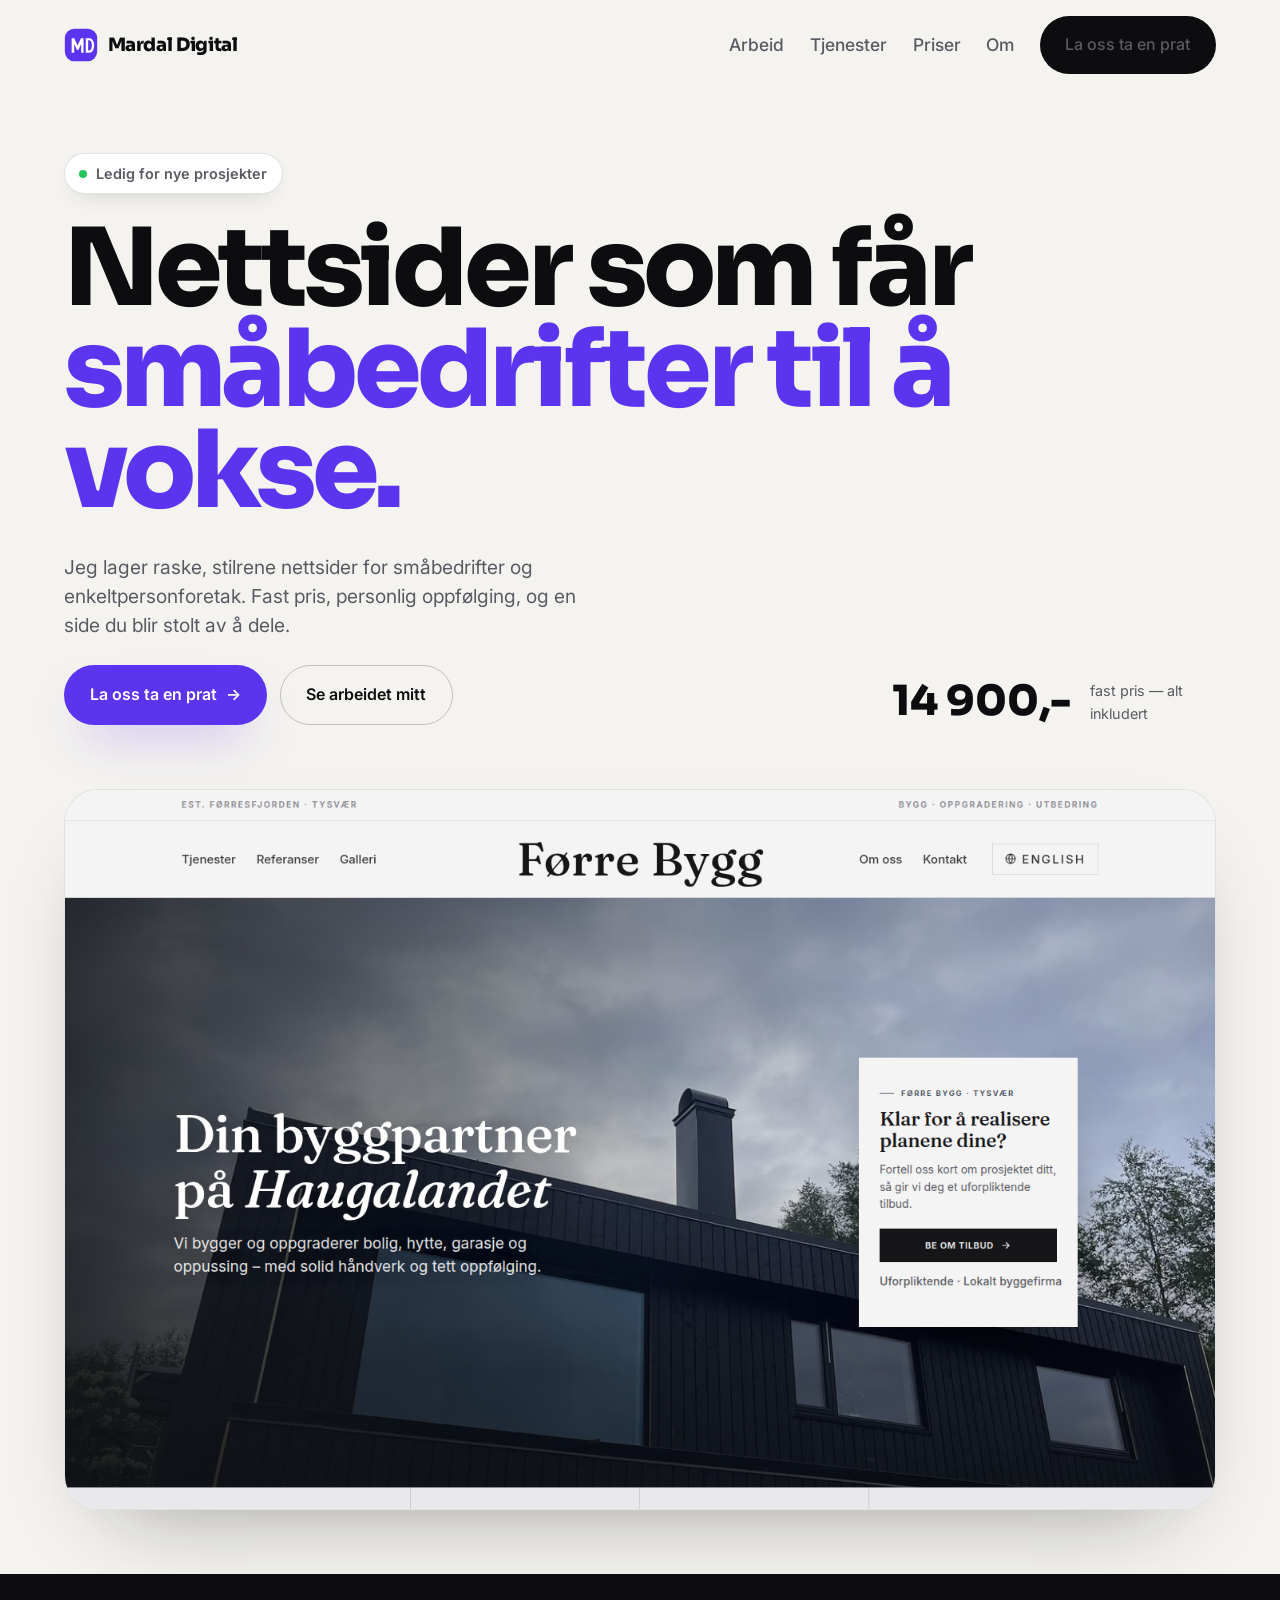
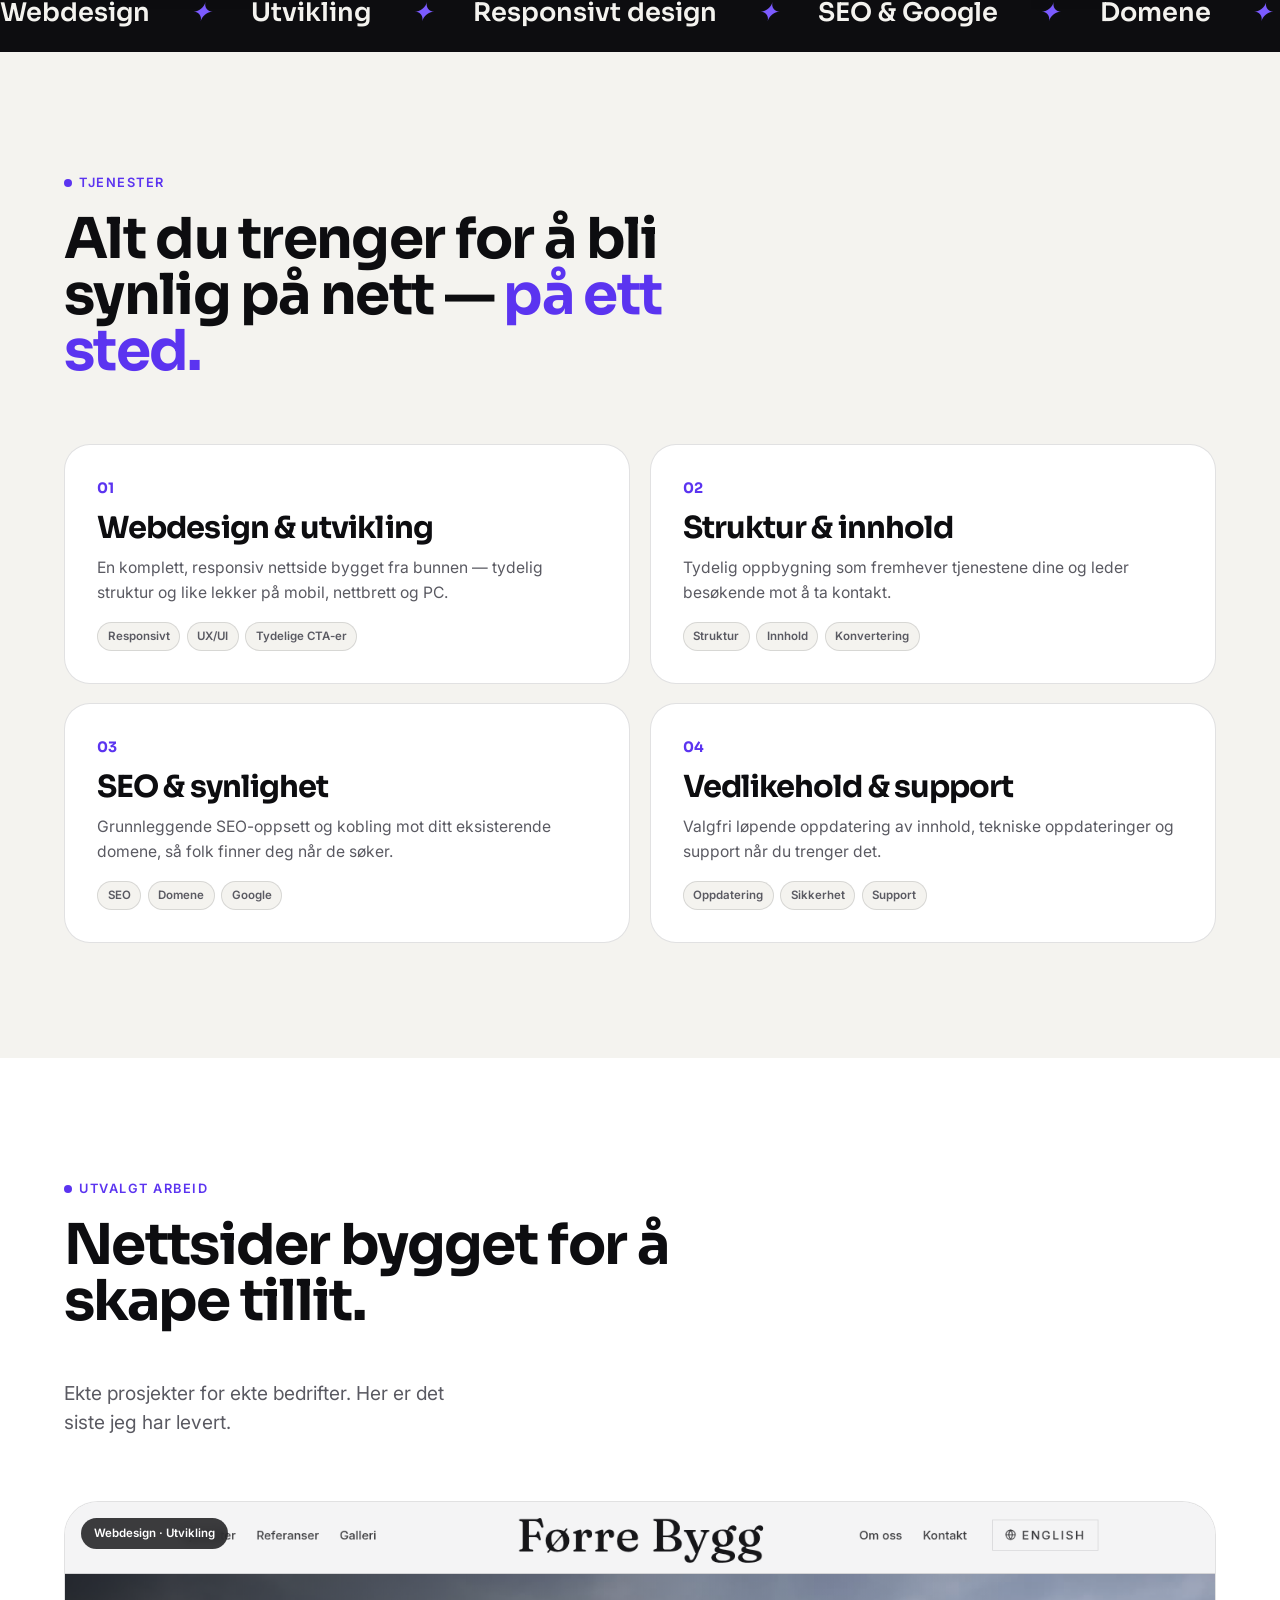
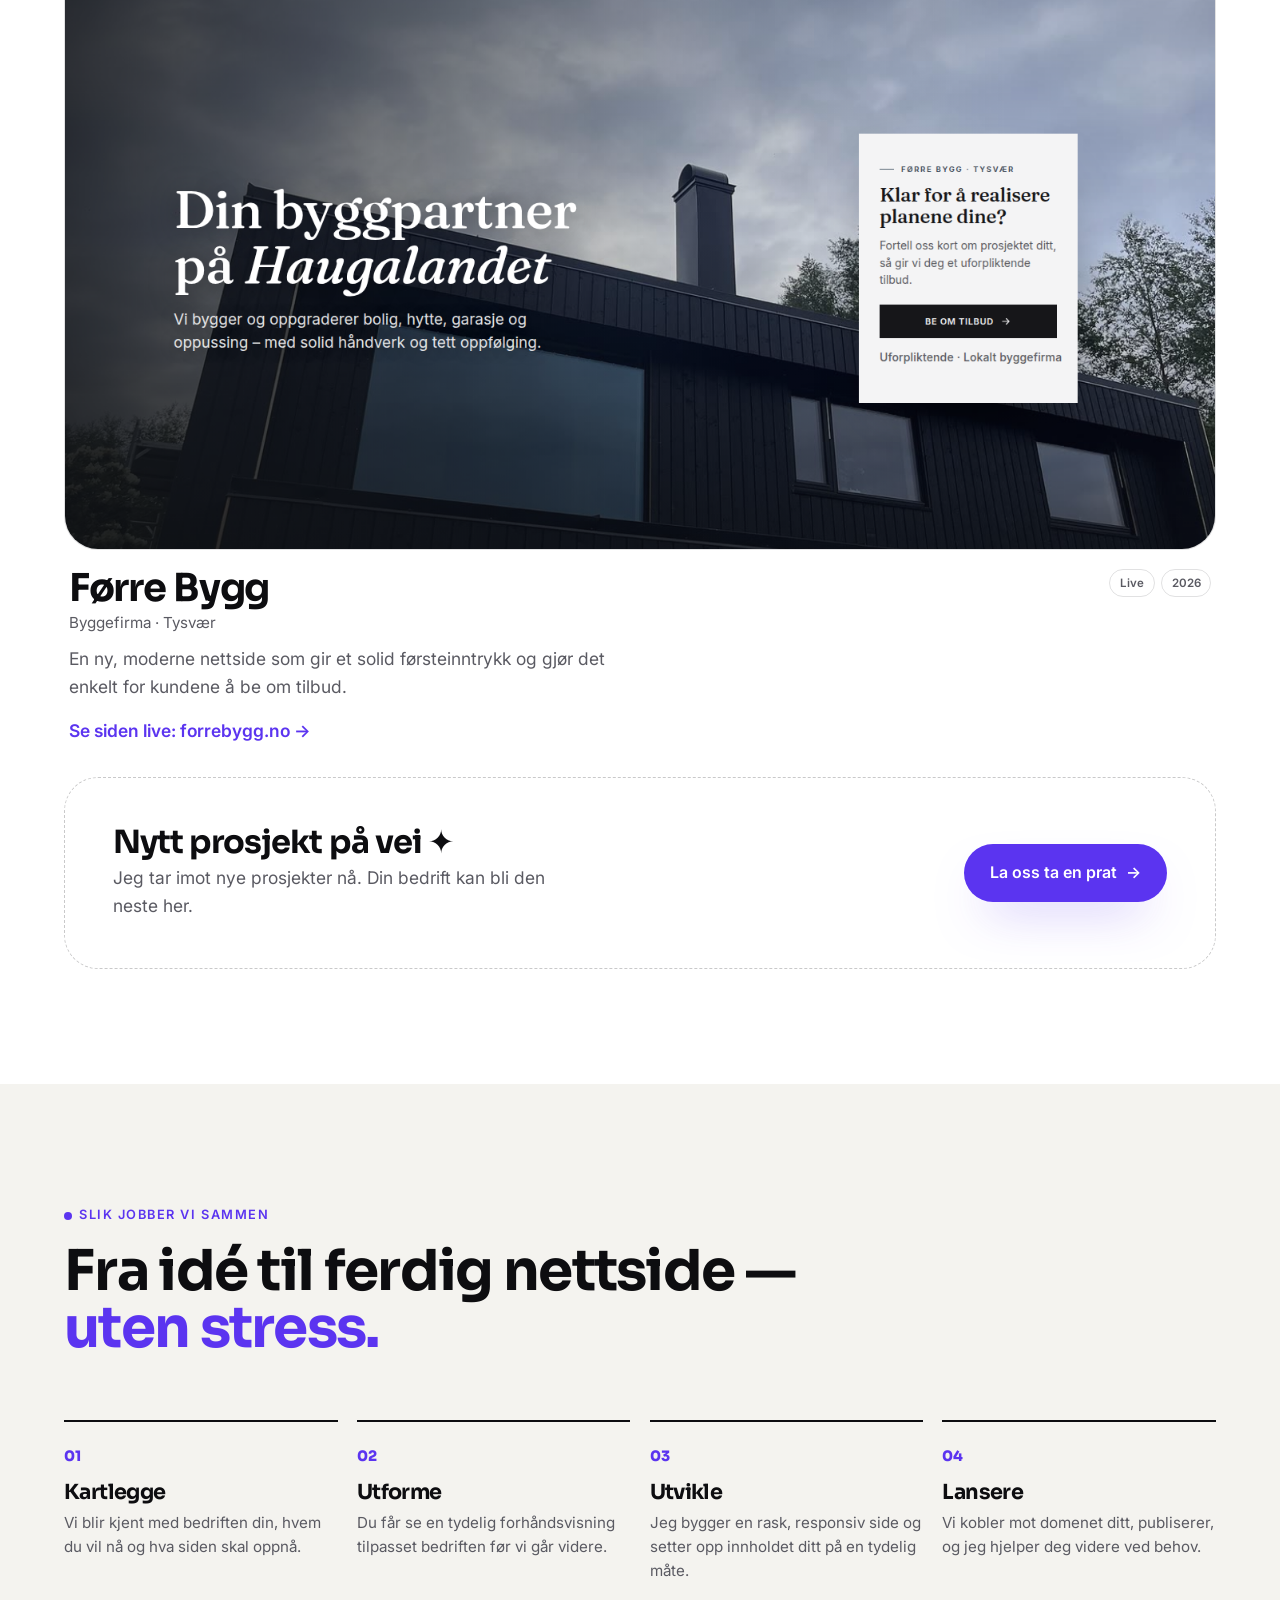
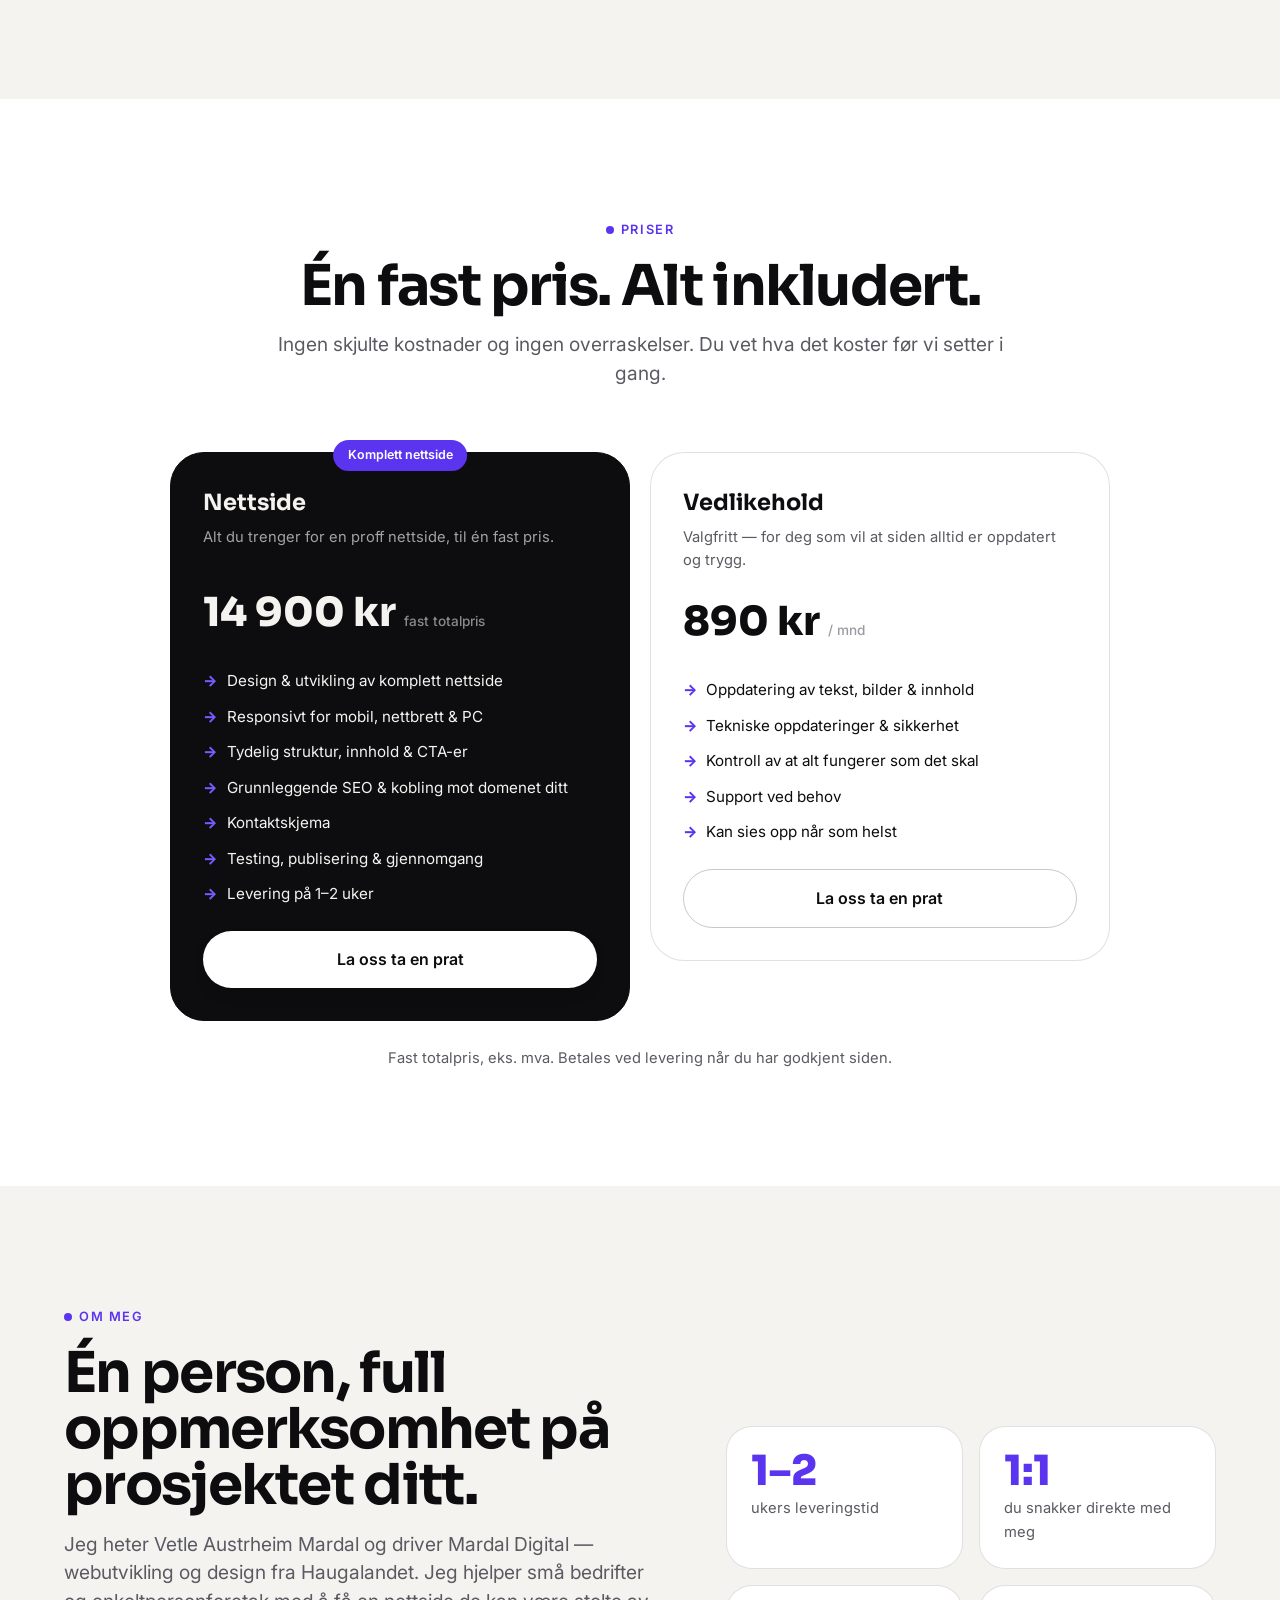
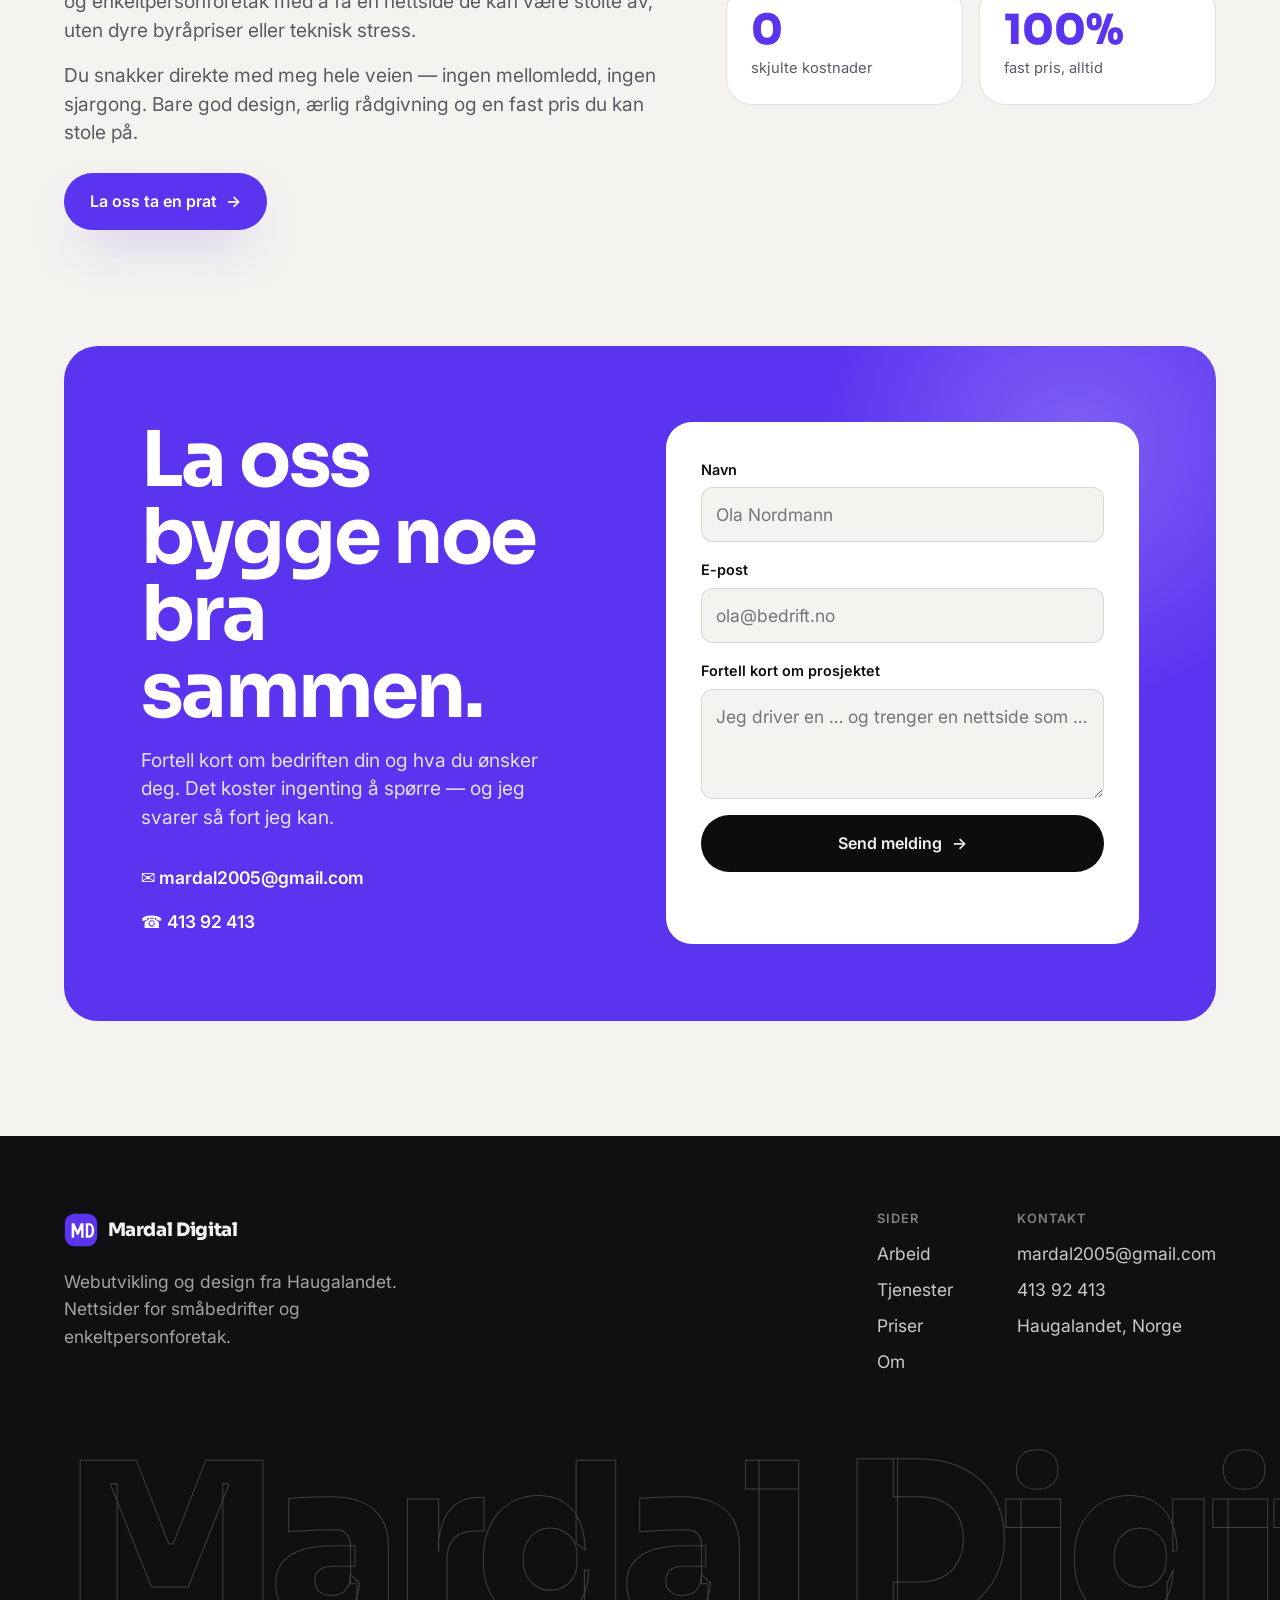
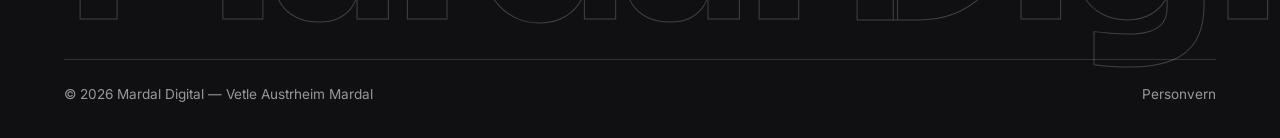
<file: index.html>
<!DOCTYPE html>
<html lang="nb">
<head>
  <meta charset="UTF-8">
  <meta name="viewport" content="width=device-width, initial-scale=1.0">
  <title>Mardal Digital — nettsider for småbedrifter | webutvikling &amp; design</title>
  <meta name="description" content="Mardal Digital lager raske, stilrene nettsider for småbedrifter og enkeltpersonforetak. Fast pris 14 900 kr, personlig oppfølging og levering på 1–2 uker.">
  <meta name="robots" content="index, follow">
  <meta name="theme-color" content="#F4F3EF">
  <link rel="canonical" href="https://mardaldigital.no/">
  <meta property="og:type" content="website">
  <meta property="og:title" content="Mardal Digital — nettsider for småbedrifter">
  <meta property="og:description" content="Raske, stilrene nettsider til fast pris. 14 900 kr, levering på 1–2 uker.">
  <meta property="og:url" content="https://mardaldigital.no/">
  <meta property="og:image" content="https://mardaldigital.no/assets/img/og-image.svg">
  <meta name="twitter:card" content="summary_large_image">
  <link rel="icon" type="image/svg+xml" href="assets/img/favicon.svg">
  <link rel="preconnect" href="https://fonts.googleapis.com">
  <link rel="preconnect" href="https://fonts.gstatic.com" crossorigin>
  <link rel="stylesheet" href="https://fonts.googleapis.com/css2?family=Sora:wght@500;600;700;800&family=Inter:wght@400;500;600&display=swap">
  <link rel="stylesheet" href="css/styles.css?v=5">
  <script type="application/ld+json">
  {"@context":"https://schema.org","@type":"ProfessionalService","name":"Mardal Digital","description":"Webutvikling og design — nettsider for småbedrifter og enkeltpersonforetak.","founder":"Vetle Austrheim Mardal","url":"https://mardaldigital.no/","email":"mardal2005@gmail.com","telephone":"+4741392413","areaServed":"Norge","priceRange":"14 900 kr"}
  </script>
</head>
<body>
  <a class="skip-link" href="#kontakt">Hopp til kontakt</a>

  <!-- Header -->
  <header class="header" id="header">
    <a class="brand" href="#top" aria-label="Mardal Digital">
      <svg class="md" viewBox="0 0 40 40" aria-hidden="true"><rect x="1" y="1" width="38" height="38" rx="11" fill="#5B34F0"/><path d="M9 29V12h3.1l3.9 8.6L19.9 12H23v17h-2.8V18.7l-3.3 7.2h-1.6l-3.3-7.2V29H9Zm16.6 0V12h3.7c3.8 0 6.2 3.1 6.2 8.5s-2.4 8.5-6.2 8.5h-3.7Zm2.8-2.5h.9c2.2 0 3.4-2 3.4-6s-1.2-6-3.4-6h-.9v12Z" fill="#fff"/></svg>
      Mardal Digital
    </a>
    <nav class="nav" aria-label="Hovedmeny">
      <div class="nav__links">
        <a href="#arbeid">Arbeid</a>
        <a href="#tjenester">Tjenester</a>
        <a href="#priser">Priser</a>
        <a href="#om">Om</a>
      </div>
      <a class="btn btn--ink" href="#kontakt">La oss ta en prat</a>
    </nav>
    <button class="menu-btn" id="menuBtn" aria-label="Åpne meny" aria-expanded="false" aria-controls="mobileNav"><span></span><span></span><span></span></button>
  </header>
  <nav class="mobile-nav" id="mobileNav" aria-label="Meny">
    <a href="#arbeid">Arbeid</a><a href="#tjenester">Tjenester</a><a href="#priser">Priser</a><a href="#om">Om</a><a href="#kontakt">Kontakt</a>
    <a class="btn btn--violet" href="#kontakt">La oss ta en prat</a>
  </nav>

  <span id="top"></span>
  <main>

    <!-- ============ HERO ============ -->
    <section class="hero">
      <div class="wrap">
        <span class="hero__status" data-reveal><span class="dot"></span> Ledig for nye prosjekter</span>
        <h1 class="display" data-reveal style="--i:1">Nettsider som får <span class="hl">småbedrifter til å vokse.</span></h1>
        <div class="hero__row">
          <div data-reveal style="--i:2">
            <p class="lead hero__lead">Jeg lager raske, stilrene nettsider for småbedrifter og enkeltpersonforetak. Fast pris, personlig oppfølging, og en side du blir stolt av å dele.</p>
            <div class="hero__cta">
              <a class="btn btn--violet" href="#kontakt">La oss ta en prat <span class="arw">→</span></a>
              <a class="btn btn--ghost" href="#arbeid">Se arbeidet mitt</a>
            </div>
          </div>
          <div class="hero__proof" data-reveal style="--i:3">
            <div class="num">14 900,-</div>
            <div class="sub">fast pris — alt inkludert</div>
          </div>
        </div>

        <div class="hero__shot" data-reveal style="--i:2">
          <img src="assets/img/forre-bygg-desktop.png" alt="Nettsiden vi laget for Førre Bygg">
        </div>
      </div>
    </section>

    <!-- Marquee -->
    <div class="marquee" aria-hidden="true"><div class="marquee__track">
      <span>Webdesign <i class="st">✦</i> Utvikling <i class="st">✦</i> Responsivt design <i class="st">✦</i> SEO &amp; Google <i class="st">✦</i> Domene <i class="st">✦</i> Vedlikehold <i class="st">✦</i></span>
      <span>Webdesign <i class="st">✦</i> Utvikling <i class="st">✦</i> Responsivt design <i class="st">✦</i> SEO &amp; Google <i class="st">✦</i> Domene <i class="st">✦</i> Vedlikehold <i class="st">✦</i></span>
    </div></div>

    <!-- ============ TJENESTER ============ -->
    <section class="section" id="tjenester">
      <div class="wrap">
        <div class="sec-head" data-reveal>
          <span class="eyebrow">Tjenester</span>
          <h2 class="h2" style="margin-top:1rem">Alt du trenger for å bli synlig på nett — <span class="tick">på ett sted.</span></h2>
        </div>
        <div class="services">
          <div class="service" data-reveal>
            <span class="service__no">01</span>
            <h3 class="h3">Webdesign &amp; utvikling</h3>
            <p>En komplett, responsiv nettside bygget fra bunnen — tydelig struktur og like lekker på mobil, nettbrett og PC.</p>
            <div class="service__tags"><span>Responsivt</span><span>UX/UI</span><span>Tydelige CTA-er</span></div>
          </div>
          <div class="service" data-reveal style="--i:1">
            <span class="service__no">02</span>
            <h3 class="h3">Struktur &amp; innhold</h3>
            <p>Tydelig oppbygning som fremhever tjenestene dine og leder besøkende mot å ta kontakt.</p>
            <div class="service__tags"><span>Struktur</span><span>Innhold</span><span>Konvertering</span></div>
          </div>
          <div class="service" data-reveal>
            <span class="service__no">03</span>
            <h3 class="h3">SEO &amp; synlighet</h3>
            <p>Grunnleggende SEO-oppsett og kobling mot ditt eksisterende domene, så folk finner deg når de søker.</p>
            <div class="service__tags"><span>SEO</span><span>Domene</span><span>Google</span></div>
          </div>
          <div class="service" data-reveal style="--i:1">
            <span class="service__no">04</span>
            <h3 class="h3">Vedlikehold &amp; support</h3>
            <p>Valgfri løpende oppdatering av innhold, tekniske oppdateringer og support når du trenger det.</p>
            <div class="service__tags"><span>Oppdatering</span><span>Sikkerhet</span><span>Support</span></div>
          </div>
        </div>
      </div>
    </section>

    <!-- ============ ARBEID ============ -->
    <section class="section" id="arbeid" style="background:#fff">
      <div class="wrap">
        <div class="sec-head between" data-reveal>
          <div>
            <span class="eyebrow">Utvalgt arbeid</span>
            <h2 class="h2" style="margin-top:1rem;max-width:18ch">Nettsider bygget for å skape tillit.</h2>
          </div>
          <p class="lead" style="max-width:34ch">Ekte prosjekter for ekte bedrifter. Her er det siste jeg har levert.</p>
        </div>
        <div class="work">
          <article class="case case--feature" data-reveal>
            <div class="case__media">
              <span class="case__pill">Webdesign · Utvikling</span>
              <img src="assets/img/forre-bygg-desktop.png" alt="Nettside for Førre Bygg">
            </div>
            <div class="case__info">
              <div>
                <h3 class="h3">Førre Bygg</h3>
                <div class="meta">Byggefirma · Tysvær</div>
                <p class="case__desc">En ny, moderne nettside som gir et solid førsteinntrykk og gjør det enkelt for kundene å be om tilbud.</p>
                <a class="txtlink" style="color:var(--violet);margin-top:1rem" href="https://forrebygg.no" target="_blank" rel="noopener">Se siden live: forrebygg.no →</a>
              </div>
              <div class="case__tags"><span>Live</span><span>2026</span></div>
            </div>
          </article>

          <div class="case-next" data-reveal>
            <div>
              <h3 class="h3">Nytt prosjekt på vei ✦</h3>
              <p>Jeg tar imot nye prosjekter nå. Din bedrift kan bli den neste her.</p>
            </div>
            <a class="btn btn--violet" href="#kontakt">La oss ta en prat <span class="arw">→</span></a>
          </div>
        </div>
      </div>
    </section>

    <!-- ============ PROSESS ============ -->
    <section class="section" id="prosess">
      <div class="wrap">
        <div class="sec-head" data-reveal>
          <span class="eyebrow">Slik jobber vi sammen</span>
          <h2 class="h2" style="margin-top:1rem">Fra idé til ferdig nettside — <span class="tick">uten stress.</span></h2>
        </div>
        <div class="process">
          <div class="step" data-reveal><span class="step__no">01</span><h3>Kartlegge</h3><p>Vi blir kjent med bedriften din, hvem du vil nå og hva siden skal oppnå.</p></div>
          <div class="step" data-reveal style="--i:1"><span class="step__no">02</span><h3>Utforme</h3><p>Du får se en tydelig forhåndsvisning tilpasset bedriften før vi går videre.</p></div>
          <div class="step" data-reveal style="--i:2"><span class="step__no">03</span><h3>Utvikle</h3><p>Jeg bygger en rask, responsiv side og setter opp innholdet ditt på en tydelig måte.</p></div>
          <div class="step" data-reveal style="--i:3"><span class="step__no">04</span><h3>Lansere</h3><p>Vi kobler mot domenet ditt, publiserer, og jeg hjelper deg videre ved behov.</p></div>
        </div>
      </div>
    </section>

    <!-- ============ PRISER ============ -->
    <section class="section" id="priser" style="background:#fff">
      <div class="wrap">
        <div class="sec-head" data-reveal style="text-align:center;margin-left:auto;margin-right:auto">
          <span class="eyebrow" style="justify-content:center">Priser</span>
          <h2 class="h2" style="margin-top:1rem">Én fast pris. Alt inkludert.</h2>
          <p class="lead" style="margin-top:1rem">Ingen skjulte kostnader og ingen overraskelser. Du vet hva det koster før vi setter i gang.</p>
        </div>
        <div class="plans">
          <div class="plan plan--feat" data-reveal>
            <div class="plan__badge">Komplett nettside</div>
            <div class="plan__name">Nettside</div>
            <p class="plan__tag">Alt du trenger for en proff nettside, til én fast pris.</p>
            <div class="plan__price">14 900 kr <small>fast totalpris</small></div>
            <ul>
              <li>Design &amp; utvikling av komplett nettside</li>
              <li>Responsivt for mobil, nettbrett &amp; PC</li>
              <li>Tydelig struktur, innhold &amp; CTA-er</li>
              <li>Grunnleggende SEO &amp; kobling mot domenet ditt</li>
              <li>Kontaktskjema</li>
              <li>Testing, publisering &amp; gjennomgang</li>
              <li>Levering på 1–2 uker</li>
            </ul>
            <a class="btn btn--light btn--block" href="#kontakt">La oss ta en prat</a>
          </div>
          <div class="plan" data-reveal style="--i:1">
            <div class="plan__name">Vedlikehold</div>
            <p class="plan__tag">Valgfritt — for deg som vil at siden alltid er oppdatert og trygg.</p>
            <div class="plan__price">890 kr <small>/ mnd</small></div>
            <ul>
              <li>Oppdatering av tekst, bilder &amp; innhold</li>
              <li>Tekniske oppdateringer &amp; sikkerhet</li>
              <li>Kontroll av at alt fungerer som det skal</li>
              <li>Support ved behov</li>
              <li>Kan sies opp når som helst</li>
            </ul>
            <a class="btn btn--ghost btn--block" href="#kontakt">La oss ta en prat</a>
          </div>
        </div>
        <p class="plans__note">Fast totalpris, eks. mva. Betales ved levering når du har godkjent siden.</p>
      </div>
    </section>

    <!-- ============ OM ============ -->
    <section class="section" id="om">
      <div class="wrap about">
        <div data-reveal>
          <span class="eyebrow">Om meg</span>
          <h2 class="h2" style="margin:1rem 0">Én person, full oppmerksomhet på prosjektet ditt.</h2>
          <p class="lead">Jeg heter Vetle Austrheim Mardal og driver Mardal Digital — webutvikling og design fra Haugalandet. Jeg hjelper små bedrifter og enkeltpersonforetak med å få en nettside de kan være stolte av, uten dyre byråpriser eller teknisk stress.</p>
          <p class="lead" style="margin-top:1rem">Du snakker direkte med meg hele veien — ingen mellomledd, ingen sjargong. Bare god design, ærlig rådgivning og en fast pris du kan stole på.</p>
          <a class="btn btn--violet" href="#kontakt" style="margin-top:1.6rem">La oss ta en prat <span class="arw">→</span></a>
        </div>
        <div class="about__stats" data-reveal style="--i:1">
          <div class="about__stat"><div class="n">1–2</div><div class="l">ukers leveringstid</div></div>
          <div class="about__stat"><div class="n">1:1</div><div class="l">du snakker direkte med meg</div></div>
          <div class="about__stat"><div class="n">0</div><div class="l">skjulte kostnader</div></div>
          <div class="about__stat"><div class="n">100%</div><div class="l">fast pris, alltid</div></div>
        </div>
      </div>
    </section>

    <!-- ============ KONTAKT ============ -->
    <section class="section" id="kontakt" style="padding-top:0">
      <div class="wrap">
        <div class="cta" data-reveal>
          <span class="cta__glow"></span>
          <div class="cta__grid">
            <div>
              <h2 class="h1" style="color:#fff">La oss bygge noe bra sammen.</h2>
              <p class="lead" style="color:rgba(255,255,255,.85)">Fortell kort om bedriften din og hva du ønsker deg. Det koster ingenting å spørre — og jeg svarer så fort jeg kan.</p>
              <div class="cta__contacts">
                <a href="mailto:mardal2005@gmail.com">✉ mardal2005@gmail.com</a>
                <a href="tel:+4741392413">☎ 413 92 413</a>
              </div>
            </div>
            <form class="form" id="contactForm" action="https://formspree.io/f/mljepgan" method="POST">
              <input type="hidden" name="_subject" value="Ny henvendelse fra mardaldigital.no">
              <input type="text" name="_gotcha" tabindex="-1" autocomplete="off" aria-hidden="true" style="position:absolute;left:-9999px">
              <div class="form__fields">
                <div class="form__row"><label for="navn">Navn</label><input id="navn" name="navn" type="text" required placeholder="Ola Nordmann"></div>
                <div class="form__row"><label for="epost">E-post</label><input id="epost" name="email" type="email" required placeholder="ola@bedrift.no"></div>
                <div class="form__row"><label for="melding">Fortell kort om prosjektet</label><textarea id="melding" name="melding" required placeholder="Jeg driver en … og trenger en nettside som …"></textarea></div>
                <button class="btn btn--ink btn--block" type="submit">Send melding <span class="arw">→</span></button>
                <p class="form__note">Jeg deler aldri opplysningene dine.</p>
              </div>
              <div class="form__ok">Takk! Meldingen er sendt — jeg tar kontakt snart.</div>
            </form>
          </div>
        </div>
      </div>
    </section>
  </main>

  <!-- Footer -->
  <footer class="footer">
    <div class="wrap">
      <div class="footer__top">
        <div class="footer__brand">
          <a class="brand" href="#top" style="color:var(--bg)">
            <svg class="md" viewBox="0 0 40 40" aria-hidden="true"><rect x="1" y="1" width="38" height="38" rx="11" fill="#5B34F0"/><path d="M9 29V12h3.1l3.9 8.6L19.9 12H23v17h-2.8V18.7l-3.3 7.2h-1.6l-3.3-7.2V29H9Zm16.6 0V12h3.7c3.8 0 6.2 3.1 6.2 8.5s-2.4 8.5-6.2 8.5h-3.7Zm2.8-2.5h.9c2.2 0 3.4-2 3.4-6s-1.2-6-3.4-6h-.9v12Z" fill="#fff"/></svg>
            Mardal Digital
          </a>
          <p>Webutvikling og design fra Haugalandet. Nettsider for småbedrifter og enkeltpersonforetak.</p>
        </div>
        <div class="footer__cols">
          <div class="footer__col"><h4>Sider</h4><a href="#arbeid">Arbeid</a><a href="#tjenester">Tjenester</a><a href="#priser">Priser</a><a href="#om">Om</a></div>
          <div class="footer__col"><h4>Kontakt</h4><a href="mailto:mardal2005@gmail.com">mardal2005@gmail.com</a><a href="tel:+4741392413">413 92 413</a><span>Haugalandet, Norge</span></div>
        </div>
      </div>
      <div class="footer__word" aria-hidden="true">Mardal Digital</div>
      <div class="footer__bar">
        <span>© <span id="year">2026</span> Mardal Digital — Vetle Austrheim Mardal</span>
        <span><a href="personvern.html">Personvern</a></span>
      </div>
    </div>
  </footer>

  <div class="sticky-cta" id="stickyCta"><a class="btn btn--violet btn--block" href="#kontakt">La oss ta en prat →</a></div>
  <script src="js/main.js?v=5"></script>
</body>
</html>
</file>
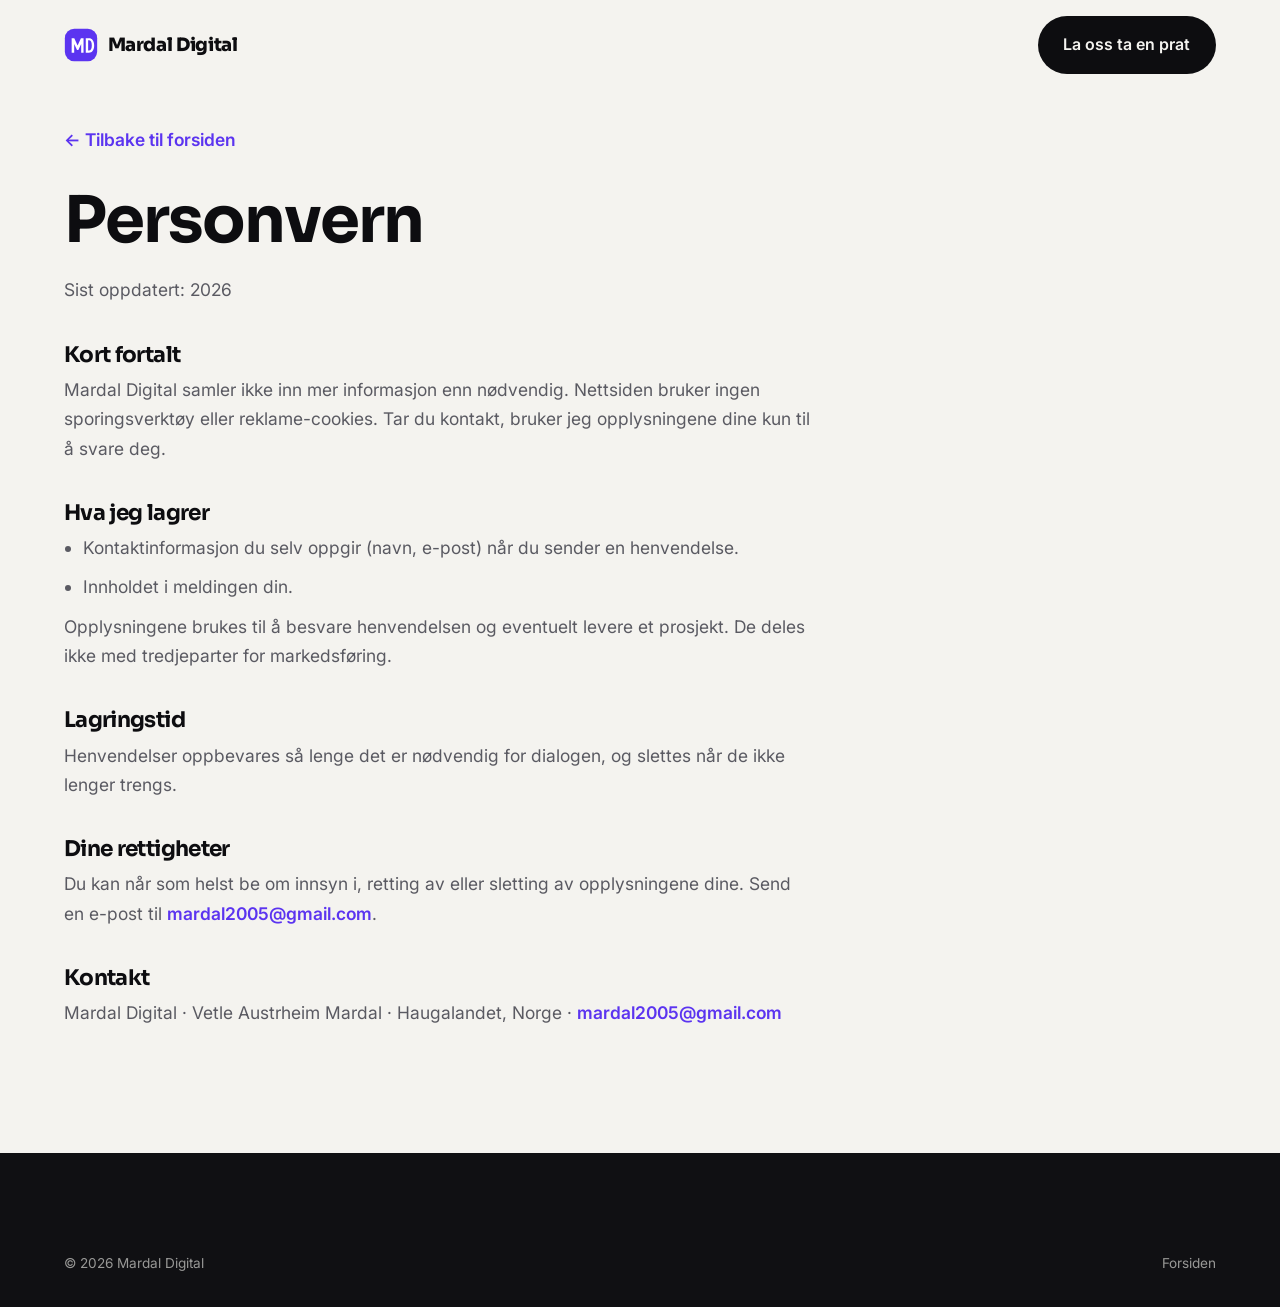
<file: personvern.html>
<!DOCTYPE html>
<html lang="nb">
<head>
  <meta charset="UTF-8">
  <meta name="viewport" content="width=device-width, initial-scale=1.0">
  <title>Personvern — Mardal Digital</title>
  <meta name="description" content="Personvernerklæring for Mardal Digital.">
  <meta name="robots" content="index, follow">
  <meta name="theme-color" content="#F4F3EF">
  <link rel="canonical" href="https://mardaldigital.no/personvern.html">
  <link rel="icon" type="image/svg+xml" href="assets/img/favicon.svg">
  <link rel="preconnect" href="https://fonts.googleapis.com">
  <link rel="preconnect" href="https://fonts.gstatic.com" crossorigin>
  <link rel="stylesheet" href="https://fonts.googleapis.com/css2?family=Sora:wght@600;700;800&family=Inter:wght@400;500;600&display=swap">
  <link rel="stylesheet" href="css/styles.css?v=5">
  <style>
    .legal { max-width: 68ch; }
    .legal h1 { font-size: clamp(2.4rem, 8vw, 4rem); margin-bottom: 1.4rem; }
    .legal h2 { font-size: 1.35rem; margin: 2.4rem 0 .6rem; }
    .legal p, .legal li { color: var(--ink-2); line-height: 1.7; margin-bottom: .6rem; }
    .legal ul { padding-left: 1.2rem; }
    .legal a { color: var(--violet); font-weight: 600; }
    .back { display:inline-flex; gap:.4rem; margin-bottom: 2.2rem; font-weight: 600; color: var(--violet); }
  </style>
</head>
<body>
  <a class="skip-link" href="#main">Hopp til innhold</a>
  <header class="header" id="header">
    <a class="brand" href="index.html" aria-label="Mardal Digital">
      <svg class="md" viewBox="0 0 40 40" aria-hidden="true"><rect x="1" y="1" width="38" height="38" rx="11" fill="#5B34F0"/><path d="M9 29V12h3.1l3.9 8.6L19.9 12H23v17h-2.8V18.7l-3.3 7.2h-1.6l-3.3-7.2V29H9Zm16.6 0V12h3.7c3.8 0 6.2 3.1 6.2 8.5s-2.4 8.5-6.2 8.5h-3.7Zm2.8-2.5h.9c2.2 0 3.4-2 3.4-6s-1.2-6-3.4-6h-.9v12Z" fill="#fff"/></svg>
      Mardal Digital
    </a>
    <a class="btn btn--ink" href="index.html#kontakt">La oss ta en prat</a>
  </header>

  <main class="section" id="main" style="padding-top:clamp(7rem,14vh,10rem)">
    <div class="wrap">
      <div class="legal">
        <a class="back" href="index.html">← Tilbake til forsiden</a>
        <h1>Personvern</h1>
        <p class="muted">Sist oppdatert: 2026</p>

        <h2>Kort fortalt</h2>
        <p>Mardal Digital samler ikke inn mer informasjon enn nødvendig. Nettsiden bruker ingen
        sporingsverktøy eller reklame-cookies. Tar du kontakt, bruker jeg opplysningene dine kun til å svare deg.</p>

        <h2>Hva jeg lagrer</h2>
        <ul>
          <li>Kontaktinformasjon du selv oppgir (navn, e-post) når du sender en henvendelse.</li>
          <li>Innholdet i meldingen din.</li>
        </ul>
        <p>Opplysningene brukes til å besvare henvendelsen og eventuelt levere et prosjekt. De deles ikke med tredjeparter for markedsføring.</p>

        <h2>Lagringstid</h2>
        <p>Henvendelser oppbevares så lenge det er nødvendig for dialogen, og slettes når de ikke lenger trengs.</p>

        <h2>Dine rettigheter</h2>
        <p>Du kan når som helst be om innsyn i, retting av eller sletting av opplysningene dine. Send en e-post til <a href="mailto:mardal2005@gmail.com">mardal2005@gmail.com</a>.</p>

        <h2>Kontakt</h2>
        <p>Mardal Digital · Vetle Austrheim Mardal · Haugalandet, Norge · <a href="mailto:mardal2005@gmail.com">mardal2005@gmail.com</a></p>
      </div>
    </div>
  </main>

  <footer class="footer">
    <div class="wrap">
      <div class="footer__bar" style="border:0">
        <span>© <span id="year">2026</span> Mardal Digital</span>
        <span><a href="index.html">Forsiden</a></span>
      </div>
    </div>
  </footer>
  <script src="js/main.js?v=5"></script>
</body>
</html>
</file>
<file: css/styles.css>
/* ============================================================
   MARDAL DIGITAL — premium kreativt webbyrå
   Inspirert av toppstudio-uttrykk: ren lys base, stor selvsikker
   typografi, ÉN sterk violett aksent, store premium case-kort.
   Fargerikt via kontroll — ikke regnbue.
   ============================================================ */

:root {
  --bg:       #F4F3EF;   /* varm near-white base */
  --paper:    #FFFFFF;   /* kort */
  --ink:      #0D0D10;   /* near-black tekst */
  --ink-2:    #5A5A62;   /* sekundær */
  --ink-3:    #9A9AA2;   /* dempet */
  --dark:     #101013;   /* mørke seksjoner */
  --dark-2:   #17171B;

  --violet:     #5B34F0; /* sterk merkevare-aksent */
  --violet-2:   #7B5BFF; /* lysere */
  --violet-ink: #2A1580; /* dyp */
  --violet-soft:#ECE7FF;

  --line:   rgba(13,13,16,0.12);
  --line-2: rgba(13,13,16,0.22);
  --line-d: rgba(255,255,255,0.14);

  --shadow-sm: 0 8px 24px -14px rgba(13,13,16,0.30);
  --shadow:    0 40px 90px -50px rgba(13,13,16,0.45);
  --shadow-violet: 0 24px 50px -22px rgba(91,52,240,0.55);

  --display: 'Sora', 'Space Grotesk', system-ui, sans-serif;
  --sans:    'Inter', system-ui, -apple-system, 'Segoe UI', sans-serif;

  --r:   16px;
  --r-lg:26px;
  --r-xl:34px;
  --pill:999px;

  --pad: clamp(1.15rem, 5vw, 5.5rem);
  --maxw: 1320px;
  --ease: cubic-bezier(0.22, 1, 0.36, 1);
}

*, *::before, *::after { box-sizing: border-box; }
* { margin: 0; padding: 0; }
html { scroll-behavior: smooth; -webkit-text-size-adjust: 100%; }
body {
  font-family: var(--sans);
  background: var(--bg); color: var(--ink);
  line-height: 1.6;
  font-size: clamp(1rem, 0.96rem + 0.2vw, 1.09rem);
  -webkit-font-smoothing: antialiased;
  overflow-x: hidden;
}
img, svg { display: block; max-width: 100%; }
a { color: inherit; text-decoration: none; }
button { font: inherit; color: inherit; background: none; border: none; cursor: pointer; }
::selection { background: var(--violet); color: #fff; }
:focus-visible { outline: 3px solid var(--violet); outline-offset: 3px; }

.skip-link { position:absolute; left:-9999px; top:0; z-index:2000; background:var(--violet); color:#fff; padding:.7rem 1.1rem; }
.skip-link:focus { left:0; }

.wrap { max-width: var(--maxw); margin: 0 auto; padding: 0 var(--pad); }
.section { padding: clamp(4rem, 9vw, 9rem) 0; }

/* ---------- Typografi ---------- */
h1,h2,h3,h4 { font-family: var(--display); font-weight: 700; line-height: 1.0; letter-spacing: -0.03em; color: var(--ink); }
.display { font-size: clamp(2.9rem, 8.4vw, 8rem); font-weight: 800; line-height: 0.94; letter-spacing: -0.04em; }
.h1 { font-size: clamp(2.4rem, 6vw, 5rem); font-weight: 700; }
.h2 { font-size: clamp(1.9rem, 4.4vw, 3.6rem); }
.h3 { font-size: clamp(1.3rem, 2.4vw, 1.9rem); }
.lead { font-size: clamp(1.1rem, 1.5vw, 1.4rem); color: var(--ink-2); line-height: 1.5; }
.eyebrow { display:inline-flex; align-items:center; gap:.55em; font-family: var(--sans); font-weight:600; font-size:.8rem; letter-spacing:.12em; text-transform:uppercase; color: var(--violet); }
.eyebrow::before { content:""; width:8px; height:8px; border-radius:50%; background: var(--violet); }
.muted { color: var(--ink-2); }
.tick { color: var(--violet); }

.sec-head { max-width: 46rem; margin-bottom: clamp(2.5rem, 5vw, 4.5rem); }
.sec-head .lead { margin-top: 1.1rem; }
.sec-head.between { max-width: none; display: flex; justify-content: space-between; align-items: flex-end; gap: 2rem; flex-wrap: wrap; }

/* ---------- Knapper ---------- */
.btn { display:inline-flex; align-items:center; justify-content:center; gap:.6em; font-family: var(--sans); font-weight:600; font-size:1rem; padding:1em 1.6em; border-radius: var(--pill); transition: transform .3s var(--ease), box-shadow .3s var(--ease), background .3s var(--ease), color .3s var(--ease); white-space:nowrap; }
.btn .arw { transition: transform .3s var(--ease); }
.btn:hover .arw { transform: translateX(4px); }
.btn--violet { background: var(--violet); color:#fff; box-shadow: var(--shadow-violet); }
.btn--violet:hover { transform: translateY(-2px); background: var(--violet-2); }
.btn--ink { background: var(--ink); color: var(--bg); }
.btn--ink:hover { transform: translateY(-2px); box-shadow: var(--shadow); }
.btn--ghost { background: transparent; color: var(--ink); border: 1.5px solid var(--line-2); }
.btn--ghost:hover { border-color: var(--ink); transform: translateY(-2px); }
.btn--light { background:#fff; color: var(--ink); box-shadow: var(--shadow-sm); }
.btn--light:hover { transform: translateY(-2px); box-shadow: var(--shadow); }
.btn--block { width: 100%; }

.txtlink { position:relative; font-weight:600; display:inline-flex; align-items:center; gap:.4em; }
.txtlink::after { content:""; position:absolute; left:0; bottom:-3px; width:100%; height:2px; background: currentColor; transform: scaleX(0); transform-origin:right; transition: transform .35s var(--ease); }
.txtlink:hover::after { transform: scaleX(1); transform-origin:left; }

/* ============================================================
   HEADER
   ============================================================ */
.header { position: fixed; inset:0 0 auto 0; z-index:100; display:flex; align-items:center; justify-content:space-between; padding: 1rem var(--pad); transition: background .3s var(--ease), box-shadow .3s var(--ease), padding .3s var(--ease); }
.header.scrolled { background: rgba(244,243,239,.82); backdrop-filter: blur(14px); -webkit-backdrop-filter: blur(14px); box-shadow: 0 1px 0 var(--line); padding-top:.7rem; padding-bottom:.7rem; }
.brand { display:inline-flex; align-items:center; gap:.6rem; font-family: var(--display); font-weight:800; font-size:1.15rem; letter-spacing:-.02em; }
.brand .md { width:34px; height:34px; flex:none; }
.nav { display:flex; align-items:center; gap: clamp(1.2rem,2vw,2.2rem); }
.nav__links { display:flex; gap: clamp(1.2rem,2vw,2.2rem); }
.nav a { font-weight:500; color: var(--ink-2); transition: color .2s var(--ease); }
.nav a:hover { color: var(--ink); }
.menu-btn { display:none; flex-direction:column; gap:5px; width:30px; padding:6px 0; }
.menu-btn span { height:2px; width:100%; background: var(--ink); border-radius:2px; transition: transform .3s var(--ease), opacity .3s var(--ease); }
.menu-btn[aria-expanded="true"] span:nth-child(1){ transform: translateY(7px) rotate(45deg); }
.menu-btn[aria-expanded="true"] span:nth-child(2){ opacity:0; }
.menu-btn[aria-expanded="true"] span:nth-child(3){ transform: translateY(-7px) rotate(-45deg); }
.mobile-nav { position:fixed; inset:0; z-index:90; background: var(--bg); display:flex; flex-direction:column; justify-content:center; gap:.3rem; padding: var(--pad); clip-path: inset(0 0 100% 0); transition: clip-path .5s var(--ease); pointer-events:none; }
.mobile-nav.open { clip-path: inset(0 0 0 0); pointer-events:auto; }
.mobile-nav a { font-family: var(--display); font-weight:700; font-size: clamp(2rem,9vw,3rem); padding:.25rem 0; }
.mobile-nav .btn { margin-top:1.5rem; align-self:flex-start; }

/* ============================================================
   HERO
   ============================================================ */
.hero { padding-top: clamp(8rem, 17vh, 12rem); padding-bottom: clamp(2rem, 5vw, 4rem); position: relative; }
.hero__status { display:inline-flex; align-items:center; gap:.55rem; font-weight:600; font-size:.9rem; color: var(--ink-2); background: var(--paper); border:1px solid var(--line); padding:.5rem .9rem; border-radius: var(--pill); box-shadow: var(--shadow-sm); }
.hero__status .dot { width:8px; height:8px; border-radius:50%; background:#22c55e; box-shadow:0 0 0 0 rgba(34,197,94,.5); animation: pulse 2.4s infinite; }
@keyframes pulse { 0%{box-shadow:0 0 0 0 rgba(34,197,94,.5);} 70%{box-shadow:0 0 0 8px rgba(34,197,94,0);} 100%{box-shadow:0 0 0 0 rgba(34,197,94,0);} }
.hero h1 { margin: 1.5rem 0 0; max-width: 16ch; }
.hero h1 .hl { color: var(--violet); }
.hero__row { display:flex; justify-content:space-between; align-items:flex-end; gap:2rem; flex-wrap:wrap; margin-top: 2rem; }
.hero__lead { max-width: 44ch; }
.hero__cta { display:flex; gap:.8rem; flex-wrap:wrap; margin-top: 1.6rem; }
.hero__proof { display:flex; align-items:center; gap:1.2rem; }
.hero__proof .num { font-family: var(--display); font-weight:800; font-size:2.6rem; line-height:1; }
.hero__proof .sub { font-size:.9rem; color: var(--ink-2); max-width:14ch; }

/* Hero showcase — bred filmstrip av arbeid */
.hero__shot { margin-top: clamp(2.5rem, 5vw, 4rem); border-radius: var(--r-xl); overflow: hidden; border:1px solid var(--line); box-shadow: var(--shadow); background: var(--paper); }
.hero__shot img { width:100%; display:block; }

/* ---------- Marquee ---------- */
.marquee { border-top:1px solid var(--line); border-bottom:1px solid var(--line); overflow:hidden; padding: 1.1rem 0; background: var(--ink); }
.marquee__track { display:inline-flex; gap:2.5rem; white-space:nowrap; animation: scroll 30s linear infinite; }
.marquee:hover .marquee__track { animation-play-state: paused; }
.marquee span { font-family: var(--display); font-weight:600; font-size: clamp(1.1rem,2vw,1.6rem); color: var(--bg); display:inline-flex; gap:2.5rem; align-items:center; }
.marquee .st { color: var(--violet-2); }
@keyframes scroll { to { transform: translateX(-50%); } }

/* ============================================================
   TJENESTER
   ============================================================ */
.services { display:grid; grid-template-columns: repeat(2,1fr); gap: 1.2rem; }
.service { background: var(--paper); border:1px solid var(--line); border-radius: var(--r-lg); padding: clamp(1.6rem,2.5vw,2.4rem); transition: transform .35s var(--ease), box-shadow .35s var(--ease); display:flex; flex-direction:column; gap:.7rem; min-height: 240px; }
.service:hover { transform: translateY(-5px); box-shadow: var(--shadow); }
.service__no { font-family: var(--display); font-weight:700; color: var(--violet); font-size:.9rem; }
.service h3 { margin-top:auto; }
.service p { color: var(--ink-2); font-size:.98rem; }
.service__tags { display:flex; flex-wrap:wrap; gap:.4rem; margin-top:.4rem; }
.service__tags span { font-size:.72rem; font-weight:600; color: var(--ink-2); background: var(--bg); border:1px solid var(--line); padding:.25rem .6rem; border-radius: var(--pill); }

/* ============================================================
   CASES (kjernen)
   ============================================================ */
.cases { display:grid; grid-template-columns: repeat(2,1fr); gap: clamp(1.4rem,2.5vw,2.2rem); }
.case { display:flex; flex-direction:column; }
.case__media { position:relative; border-radius: var(--r-xl); overflow:hidden; background: var(--paper); border:1px solid var(--line); }
.case__media img { width:100%; aspect-ratio: 16/11; object-fit: cover; transition: transform .6s var(--ease); }
.case:hover .case__media img { transform: scale(1.03); }
.case__pill { position:absolute; top:1rem; left:1rem; background: rgba(13,13,16,.8); color:#fff; font-size:.72rem; font-weight:600; padding:.4rem .8rem; border-radius: var(--pill); backdrop-filter: blur(6px); }
.case__result-badge { position:absolute; right:1rem; bottom:1rem; background: var(--violet); color:#fff; border-radius: var(--r); padding:.7rem 1rem; box-shadow: var(--shadow-violet); }
.case__result-badge .n { font-family: var(--display); font-weight:800; font-size:1.5rem; line-height:1; }
.case__result-badge .l { font-size:.72rem; opacity:.9; }
.case__info { display:flex; justify-content:space-between; align-items:flex-start; gap:1rem; padding: 1.2rem .3rem 0; }
.case__info h3 { font-size: clamp(1.3rem,2.2vw,1.7rem); }
.case__info .meta { color: var(--ink-2); font-size:.95rem; margin-top:.25rem; }
.case__tags { display:flex; gap:.4rem; flex-wrap:wrap; justify-content:flex-end; }
.case__tags span { font-size:.72rem; font-weight:600; color: var(--ink-2); border:1px solid var(--line); padding:.25rem .6rem; border-radius: var(--pill); }

/* Stor, fremhevet enkeltcase + "på vei"-rute */
.work { display:grid; gap: clamp(1.4rem,2.5vw,2.2rem); }
.case--feature .case__media img { aspect-ratio: 16/9; }
.case--feature .case__info h3 { font-size: clamp(1.6rem,3vw,2.4rem); }
.case--feature .case__desc { color: var(--ink-2); max-width: 52ch; margin-top:.6rem; }
.case-next { border:1.5px dashed var(--line-2); border-radius: var(--r-xl); padding: clamp(1.8rem,4vw,3rem); display:flex; align-items:center; justify-content:space-between; gap:1.5rem; flex-wrap:wrap; }
.case-next h3 { font-size: clamp(1.3rem,2.6vw,2rem); }
.case-next p { color: var(--ink-2); margin-top:.4rem; max-width: 40ch; }

/* ============================================================
   PROSESS
   ============================================================ */
.process { display:grid; grid-template-columns: repeat(4,1fr); gap:1.2rem; }
.step { border-top:2px solid var(--ink); padding-top:1.2rem; }
.step__no { font-family: var(--display); font-weight:800; font-size:.9rem; color: var(--violet); }
.step h3 { font-size:1.3rem; margin:.8rem 0 .5rem; }
.step p { color: var(--ink-2); font-size:.95rem; }

/* ============================================================
   TESTIMONIAL (mørk seksjon)
   ============================================================ */
.quote { background: var(--dark); color: var(--bg); border-radius: var(--r-xl); padding: clamp(2.5rem,6vw,5.5rem); }
.quote__mark { font-family: var(--display); font-weight:800; font-size:5rem; line-height:.6; color: var(--violet-2); }
.quote blockquote { font-family: var(--display); font-weight:700; font-size: clamp(1.5rem,3.4vw,2.8rem); line-height:1.15; letter-spacing:-.02em; max-width: 22ch; margin:1rem 0 2rem; }
.quote blockquote .hl { color: var(--violet-2); }
.quote__by { display:flex; align-items:center; gap:1rem; }
.quote__av { width:50px; height:50px; border-radius:50%; background: var(--violet); display:grid; place-items:center; font-family: var(--display); font-weight:700; color:#fff; }
.quote__by b { display:block; }
.quote__by span { color: rgba(244,243,239,.6); font-size:.9rem; }

/* ============================================================
   PRISER
   ============================================================ */
.plans { display:grid; grid-template-columns: repeat(2, minmax(0,1fr)); gap: 1.2rem; align-items:start; max-width: 940px; margin-inline:auto; }
.plan { background: var(--paper); border:1px solid var(--line); border-radius: var(--r-xl); padding: clamp(1.8rem,2.5vw,2.4rem); position:relative; transition: transform .3s var(--ease), box-shadow .3s var(--ease); }
.plan:hover { transform: translateY(-5px); box-shadow: var(--shadow); }
.plan--feat { background: var(--ink); color: var(--bg); border-color: var(--ink); }
.plan__badge { position:absolute; top:-13px; left:50%; transform:translateX(-50%); background: var(--violet); color:#fff; font-weight:600; font-size:.78rem; padding:.35rem .9rem; border-radius: var(--pill); }
.plan__name { font-family: var(--display); font-weight:700; font-size:1.4rem; }
.plan__tag { color: var(--ink-2); font-size:.92rem; margin-top:.3rem; min-height:2.6em; }
.plan--feat .plan__tag { color: rgba(244,243,239,.65); }
.plan__price { font-family: var(--display); font-weight:800; font-size:2.5rem; margin:1.1rem 0 .1rem; }
.plan__price small { font-family: var(--sans); font-weight:500; font-size:.85rem; color: var(--ink-3); }
.plan--feat .plan__price small { color: rgba(244,243,239,.55); }
.plan ul { list-style:none; margin:1.5rem 0; display:grid; gap:.7rem; }
.plan li { display:flex; gap:.6rem; font-size:.95rem; }
.plan li::before { content:"→"; color: var(--violet); font-weight:800; }
.plan--feat li::before { color: var(--violet-2); }
.plans__note { text-align:center; margin-top:1.6rem; color: var(--ink-2); font-size:.92rem; }

/* ============================================================
   OM
   ============================================================ */
.about { display:grid; grid-template-columns: 1.1fr .9fr; gap: clamp(2rem,5vw,5rem); align-items:center; }
.about__stats { display:grid; grid-template-columns: repeat(2,1fr); gap:1rem; }
.about__stat { background: var(--paper); border:1px solid var(--line); border-radius: var(--r-lg); padding:1.5rem; }
.about__stat .n { font-family: var(--display); font-weight:800; font-size:2.6rem; line-height:1; color: var(--violet); }
.about__stat .l { color: var(--ink-2); font-size:.92rem; margin-top:.3rem; }

/* ============================================================
   CTA / KONTAKT
   ============================================================ */
.cta { background: var(--violet); color:#fff; border-radius: var(--r-xl); padding: clamp(2.5rem,6vw,5.5rem); position:relative; overflow:hidden; }
.cta__grid { display:grid; grid-template-columns: 1fr 1fr; gap: clamp(2rem,4vw,4rem); align-items:start; position:relative; z-index:2; }
.cta h2 { color:#fff; max-width: 14ch; }
.cta p { color: rgba(255,255,255,.85); margin-top:1rem; max-width: 34ch; }
.cta__contacts { margin-top:2rem; display:grid; gap:1rem; }
.cta__contacts a { color:#fff; font-weight:600; display:inline-flex; align-items:center; gap:.6rem; }
.cta__glow { position:absolute; width:520px; height:520px; border-radius:50%; background: radial-gradient(circle, rgba(255,255,255,.22), transparent 70%); top:-160px; right:-120px; pointer-events:none; }

.form { background:#fff; color: var(--ink); border-radius: var(--r-lg); padding: clamp(1.5rem,3vw,2.2rem); }
.form__row { display:grid; gap:.4rem; margin-bottom:1rem; }
.form__row label { font-weight:600; font-size:.9rem; }
.form input, .form textarea { font:inherit; color: var(--ink); background: var(--bg); border:1.5px solid var(--line); border-radius:12px; padding:.8rem .9rem; transition: border-color .2s var(--ease), background .2s var(--ease); }
.form input:focus, .form textarea:focus { outline:none; border-color: var(--violet); background:#fff; }
.form textarea { resize:vertical; min-height:110px; }
.form__note { font-size:.8rem; color: var(--ink-3); margin-top:.8rem; text-align:center; }
.form__ok { display:none; background: var(--violet-soft); color: var(--violet-ink); border-radius:12px; padding:1rem; font-weight:600; text-align:center; }
.form.sent .form__fields { display:none; }
.form.sent .form__ok { display:block; }

/* ============================================================
   FOOTER
   ============================================================ */
.footer { background: var(--dark); color: var(--bg); padding: clamp(3rem,6vw,5rem) 0 2rem; overflow:hidden; }
.footer__top { display:flex; justify-content:space-between; gap:2rem; flex-wrap:wrap; }
.footer__brand { max-width: 24rem; }
.footer__brand p { color: rgba(244,243,239,.65); margin-top:.8rem; }
.footer__cols { display:flex; gap: clamp(2rem,5vw,4rem); flex-wrap:wrap; }
.footer__col h4 { font-size:.8rem; text-transform:uppercase; letter-spacing:.08em; color: rgba(244,243,239,.5); margin-bottom:.9rem; font-family: var(--sans); font-weight:600; }
.footer__col a, .footer__col span { display:block; color: rgba(244,243,239,.82); margin-bottom:.5rem; }
.footer__col a:hover { color: var(--violet-2); }
.footer__word { font-family: var(--display); font-weight:800; font-size: clamp(3rem,17vw,15rem); line-height:.9; letter-spacing:-.04em; margin: clamp(2rem,5vw,4rem) 0 1rem; color: transparent; -webkit-text-stroke: 1px rgba(244,243,239,.22); white-space:nowrap; }
.footer__bar { display:flex; justify-content:space-between; gap:1rem; flex-wrap:wrap; padding-top:1.5rem; border-top:1px solid var(--line-d); color: rgba(244,243,239,.6); font-size:.85rem; }

/* Sticky mobil CTA */
.sticky-cta { position:fixed; left:0; right:0; bottom:0; z-index:80; padding:.7rem var(--pad); background: rgba(244,243,239,.92); backdrop-filter: blur(10px); border-top:1px solid var(--line); display:none; transform: translateY(120%); transition: transform .4s var(--ease); }
.sticky-cta.show { transform: translateY(0); }

/* Reveal */
[data-reveal] { opacity:0; transform: translateY(26px); transition: opacity .8s var(--ease), transform .8s var(--ease); transition-delay: calc(var(--i,0)*80ms); }
[data-reveal].in { opacity:1; transform:none; }

/* ============================================================
   RESPONSIVE
   ============================================================ */
@media (max-width: 980px) {
  .services, .cases, .plans { grid-template-columns: 1fr; }
  .process { grid-template-columns: repeat(2,1fr); }
  .about, .cta__grid { grid-template-columns: 1fr; }
}
@media (max-width: 720px) {
  .nav__links, .nav .btn { display:none; }
  .menu-btn { display:flex; }
  .sticky-cta { display:block; }
  .process { grid-template-columns: 1fr; }
  .hero__proof { width:100%; }
}
@media (prefers-reduced-motion: reduce) {
  *, *::before, *::after { animation-duration:.001ms !important; animation-iteration-count:1 !important; transition-duration:.001ms !important; scroll-behavior:auto !important; }
  [data-reveal] { opacity:1 !important; transform:none !important; }
  .marquee__track { animation:none !important; }
}
</file>
